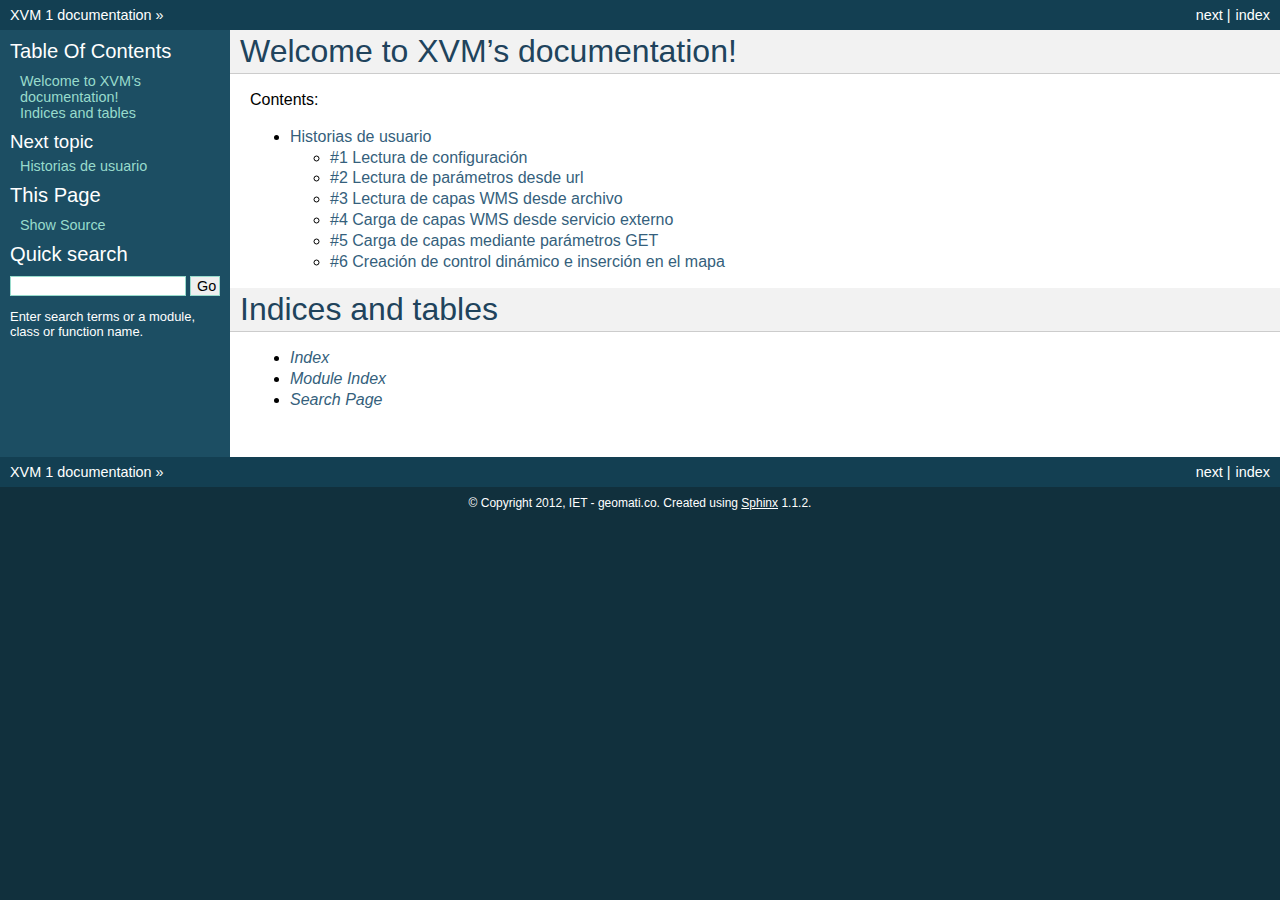
<file: doc/_build/html/index.html>
<!DOCTYPE html PUBLIC "-//W3C//DTD XHTML 1.0 Transitional//EN"
  "http://www.w3.org/TR/xhtml1/DTD/xhtml1-transitional.dtd">


<html xmlns="http://www.w3.org/1999/xhtml">
  <head>
    <meta http-equiv="Content-Type" content="text/html; charset=utf-8" />
    
    <title>Welcome to XVM’s documentation! &mdash; XVM 1 documentation</title>
    
    <link rel="stylesheet" href="_static/default.css" type="text/css" />
    <link rel="stylesheet" href="_static/pygments.css" type="text/css" />
    
    <script type="text/javascript">
      var DOCUMENTATION_OPTIONS = {
        URL_ROOT:    '',
        VERSION:     '1',
        COLLAPSE_INDEX: false,
        FILE_SUFFIX: '.html',
        HAS_SOURCE:  true
      };
    </script>
    <script type="text/javascript" src="_static/jquery.js"></script>
    <script type="text/javascript" src="_static/underscore.js"></script>
    <script type="text/javascript" src="_static/doctools.js"></script>
    <link rel="top" title="XVM 1 documentation" href="#" />
    <link rel="next" title="Historias de usuario" href="users-histories.html" /> 
  </head>
  <body>
    <div class="related">
      <h3>Navigation</h3>
      <ul>
        <li class="right" style="margin-right: 10px">
          <a href="genindex.html" title="General Index"
             accesskey="I">index</a></li>
        <li class="right" >
          <a href="users-histories.html" title="Historias de usuario"
             accesskey="N">next</a> |</li>
        <li><a href="#">XVM 1 documentation</a> &raquo;</li> 
      </ul>
    </div>  

    <div class="document">
      <div class="documentwrapper">
        <div class="bodywrapper">
          <div class="body">
            
  <div class="section" id="welcome-to-xvm-s-documentation">
<h1>Welcome to XVM&#8217;s documentation!<a class="headerlink" href="#welcome-to-xvm-s-documentation" title="Permalink to this headline">¶</a></h1>
<p>Contents:</p>
<div class="toctree-wrapper compound">
<ul>
<li class="toctree-l1"><a class="reference internal" href="users-histories.html">Historias de usuario</a><ul>
<li class="toctree-l2"><a class="reference internal" href="users-histories.html#lectura-de-configuracion">#1 Lectura de configuración</a></li>
<li class="toctree-l2"><a class="reference internal" href="users-histories.html#lectura-de-parametros-desde-url">#2 Lectura de parámetros desde url</a></li>
<li class="toctree-l2"><a class="reference internal" href="users-histories.html#lectura-de-capas-wms-desde-archivo">#3 Lectura de capas WMS desde archivo</a></li>
<li class="toctree-l2"><a class="reference internal" href="users-histories.html#carga-de-capas-wms-desde-servicio-externo">#4 Carga de capas WMS desde servicio externo</a></li>
<li class="toctree-l2"><a class="reference internal" href="users-histories.html#carga-de-capas-mediante-parametros-get">#5 Carga de capas mediante parámetros GET</a></li>
<li class="toctree-l2"><a class="reference internal" href="users-histories.html#creacion-de-control-dinamico-e-insercion-en-el-mapa">#6 Creación de control dinámico e inserción en el mapa</a></li>
</ul>
</li>
</ul>
</div>
</div>
<div class="section" id="indices-and-tables">
<h1>Indices and tables<a class="headerlink" href="#indices-and-tables" title="Permalink to this headline">¶</a></h1>
<ul class="simple">
<li><a class="reference internal" href="genindex.html"><em>Index</em></a></li>
<li><a class="reference internal" href="py-modindex.html"><em>Module Index</em></a></li>
<li><a class="reference internal" href="search.html"><em>Search Page</em></a></li>
</ul>
</div>


          </div>
        </div>
      </div>
      <div class="sphinxsidebar">
        <div class="sphinxsidebarwrapper">
  <h3><a href="#">Table Of Contents</a></h3>
  <ul>
<li><a class="reference internal" href="#">Welcome to XVM&#8217;s documentation!</a><ul>
</ul>
</li>
<li><a class="reference internal" href="#indices-and-tables">Indices and tables</a></li>
</ul>

  <h4>Next topic</h4>
  <p class="topless"><a href="users-histories.html"
                        title="next chapter">Historias de usuario</a></p>
  <h3>This Page</h3>
  <ul class="this-page-menu">
    <li><a href="_sources/index.txt"
           rel="nofollow">Show Source</a></li>
  </ul>
<div id="searchbox" style="display: none">
  <h3>Quick search</h3>
    <form class="search" action="search.html" method="get">
      <input type="text" name="q" />
      <input type="submit" value="Go" />
      <input type="hidden" name="check_keywords" value="yes" />
      <input type="hidden" name="area" value="default" />
    </form>
    <p class="searchtip" style="font-size: 90%">
    Enter search terms or a module, class or function name.
    </p>
</div>
<script type="text/javascript">$('#searchbox').show(0);</script>
        </div>
      </div>
      <div class="clearer"></div>
    </div>
    <div class="related">
      <h3>Navigation</h3>
      <ul>
        <li class="right" style="margin-right: 10px">
          <a href="genindex.html" title="General Index"
             >index</a></li>
        <li class="right" >
          <a href="users-histories.html" title="Historias de usuario"
             >next</a> |</li>
        <li><a href="#">XVM 1 documentation</a> &raquo;</li> 
      </ul>
    </div>
    <div class="footer">
        &copy; Copyright 2012, IET - geomati.co.
      Created using <a href="http://sphinx.pocoo.org/">Sphinx</a> 1.1.2.
    </div>
  </body>
</html>
</file>
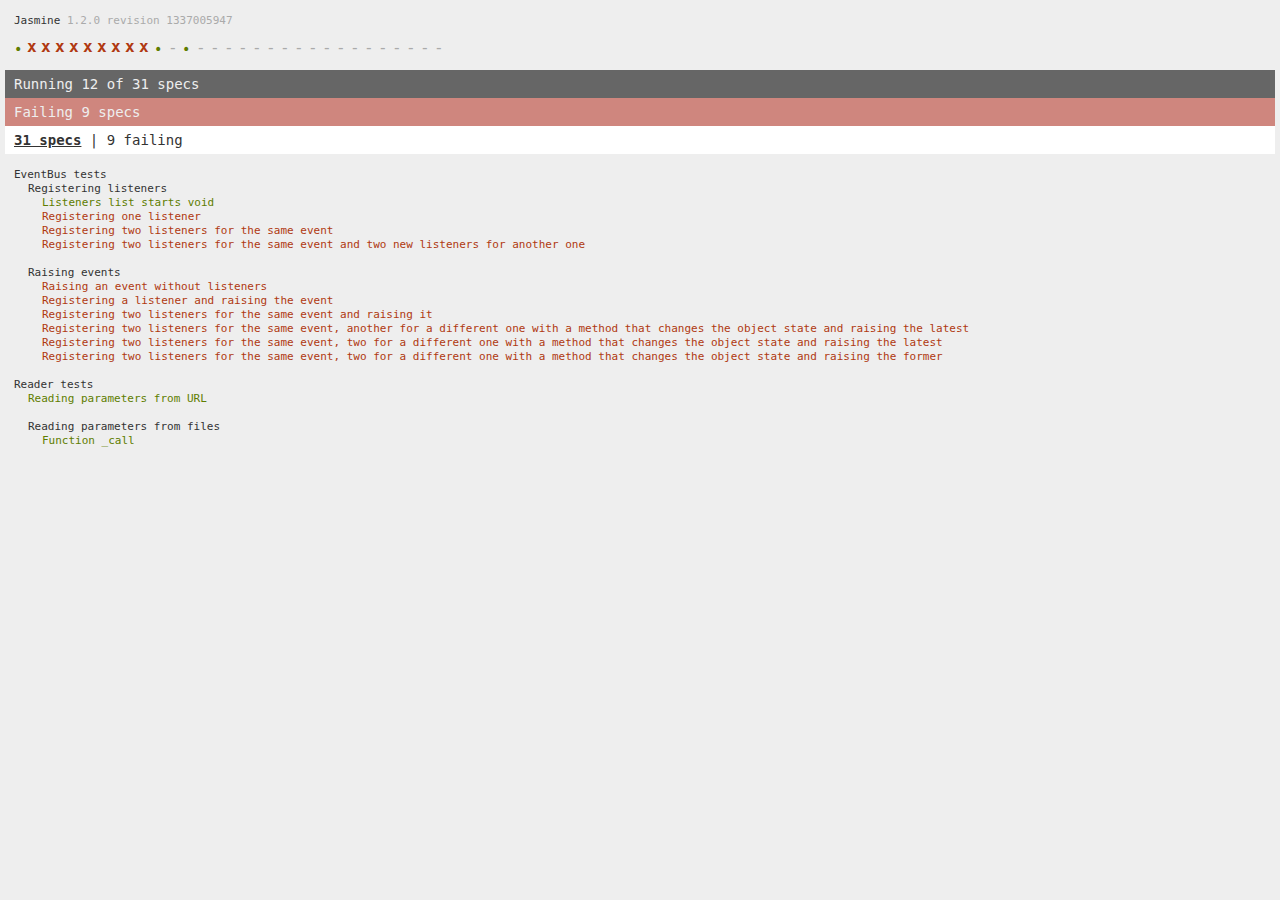
<file: test/SpecRunner.html>
<!DOCTYPE HTML PUBLIC "-//W3C//DTD HTML 4.01 Transitional//EN"
  "http://www.w3.org/TR/html4/loose.dtd">
<html>
<head>

	<meta http-equiv="Content-Type" content="text/html; charset=utf-8"/>
  <title>Jasmine Spec Runner</title>

  <link rel="shortcut icon" type="image/png" href="lib/jasmine-1.2.0/jasmine_favicon.png">
  <link rel="stylesheet" type="text/css" href="lib/jasmine-1.2.0/jasmine.css">
  <script type="text/javascript" src="lib/jasmine-1.2.0/jasmine.js"></script>
  <script type="text/javascript" src="lib/jasmine-1.2.0/jasmine-html.js"></script>
  <script type="text/javascript" src="lib/jasmine-jquery-1.4.2.js"></script>
  
  <!-- include library files here... -->
  <script type="text/javascript" src="../lib/jQuery/jquery-1.8.0.min.js"></script>
  <script type="text/javascript" src="../lib/jQuery/jquery-ui-1.8.18.custom.min.js"></script>
  <script type="text/javascript" src="../lib/jQuery/jquery.i18n.properties-min.js"></script>
  <script type="text/javascript" src="../lib/jQuery/jquery.tmpl.js"></script>
  <script type="text/javascript" src="../lib/Ol/OpenLayers.js"></script>
  <script type="text/javascript" src="../lib/YAML/js-yaml.js"></script>

  <!-- include source files here... -->
  <script type="text/javascript" src="../src/XVM.js"></script>
  <script type="text/javascript" src="../src/Map.js"></script> 
  <script type="text/javascript" src="../src/Class.js"></script>
  <script type="text/javascript" src="../src/Loader/Reader.js"></script>  
  <script type="text/javascript" src="../src/Loader/Config.js"></script>
  <script type="text/javascript" src="../src/Loader/Layers.js"></script>
  <script type="text/javascript" src="../src/Loader/Controls.js"></script>
  <script type="text/javascript" src="../src/Event/EventBus.js"></script>
  <script type="text/javascript" src="../src/XVMUtils.js"></script>
  
  <!-- include control source files --> 
  <script type="text/javascript" src="../src/Control/Control.js"></script>
  <script type="text/javascript" src="../src/Control/ControlLoader.js"></script>
  <script type="text/javascript" src="../src/Control/MousePosition/MousePosition.js"></script>
  <script type="text/javascript" src="../src/Control/FeatureInfo/FeatureInfo.js"></script>
  <script type="text/javascript" src="../src/Control/WFSLayer/WFSLayer.js"></script>
  
  <!-- auxiliary files-->
  <script type="text/javascript" src="spec/aux/ControlFake.js"></script>


  <!-- include spec files here -->
  <script type="text/javascript" src="spec/SpecEventBus.js"></script>
  <script type="text/javascript" src="spec/SpecReader.js"></script>
  <script type="text/javascript" src="spec/SpecConfig.js"></script>
  <script type="text/javascript" src="spec/SpecControl.js"></script>
  <script type="text/javascript" src="spec/SpecControls.js"></script>
  <script type="text/javascript" src="spec/SpecControlLoader.js"></script>
  <script type="text/javascript" src="spec/SpecLayers.js"></script>
  <script type="text/javascript" src="spec/SpecMap.js"></script>
  
  <!-- include Control tests -->
  <!-- <script type="text/javascript" src="spec/Control/SpecMousePosition.js"></script>
  <script type="text/javascript" src="spec/Control/SpecWFSLayer.js"></script> -->
  <script type="text/javascript" src="spec/Control/SpecFeatureInfo.js"></script>

  <script type="text/javascript">
    (function() {
      var jasmineEnv = jasmine.getEnv();
      jasmineEnv.updateInterval = 1000;

      var htmlReporter = new jasmine.HtmlReporter();

      jasmineEnv.addReporter(htmlReporter);

      jasmineEnv.specFilter = function(spec) {
        return htmlReporter.specFilter(spec);
      };

      var currentWindowOnload = window.onload;

      window.onload = function() {
        if (currentWindowOnload) {
          currentWindowOnload();
        }
        execJasmine();
      };

      function execJasmine() {
        jasmineEnv.execute();
      }

    })();
  </script>

</head>

<body>
</body>
</html>
</file>
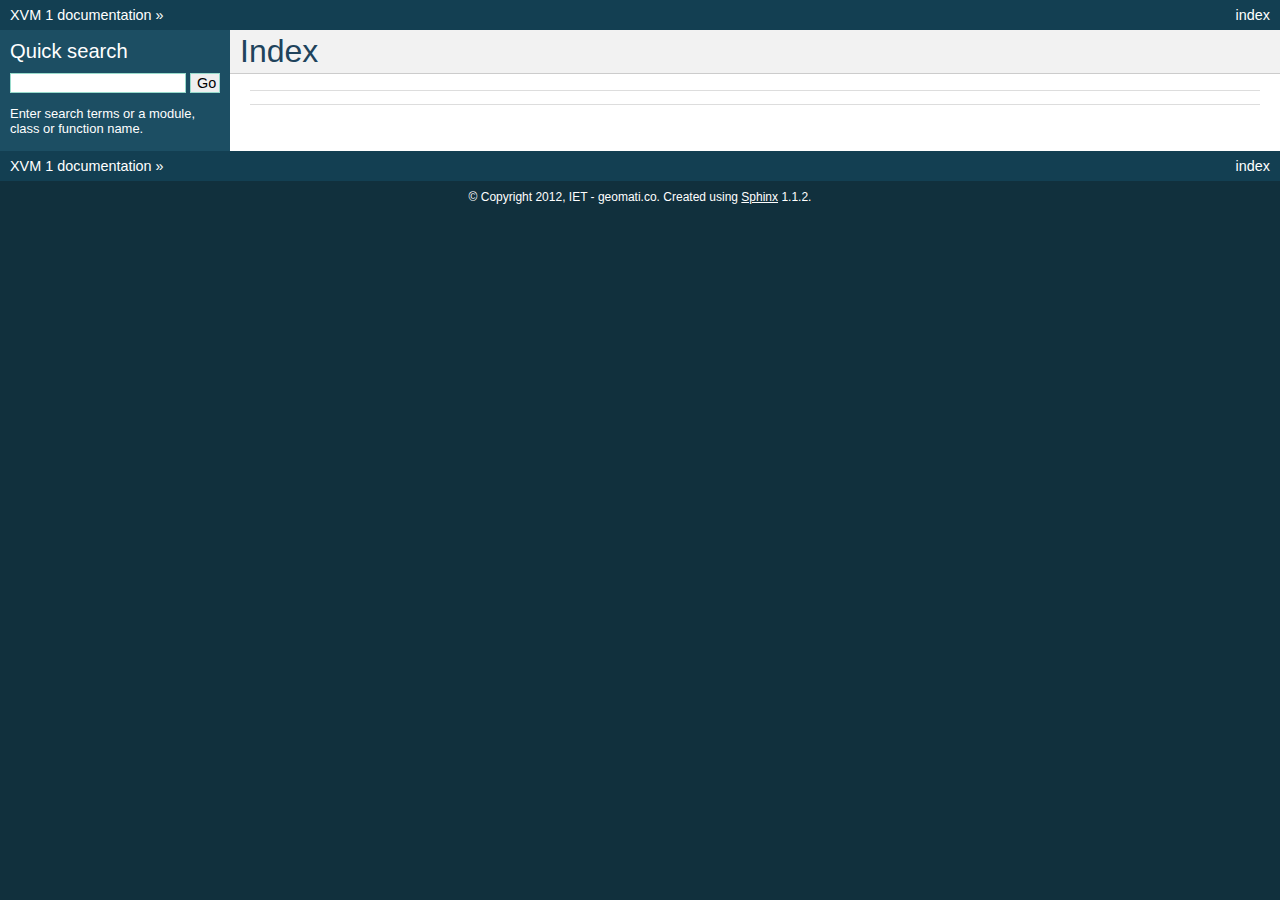
<file: doc/_build/html/genindex.html>
<!DOCTYPE html PUBLIC "-//W3C//DTD XHTML 1.0 Transitional//EN"
  "http://www.w3.org/TR/xhtml1/DTD/xhtml1-transitional.dtd">


<html xmlns="http://www.w3.org/1999/xhtml">
  <head>
    <meta http-equiv="Content-Type" content="text/html; charset=utf-8" />
    
    <title>Index &mdash; XVM 1 documentation</title>
    
    <link rel="stylesheet" href="_static/default.css" type="text/css" />
    <link rel="stylesheet" href="_static/pygments.css" type="text/css" />
    
    <script type="text/javascript">
      var DOCUMENTATION_OPTIONS = {
        URL_ROOT:    '',
        VERSION:     '1',
        COLLAPSE_INDEX: false,
        FILE_SUFFIX: '.html',
        HAS_SOURCE:  true
      };
    </script>
    <script type="text/javascript" src="_static/jquery.js"></script>
    <script type="text/javascript" src="_static/underscore.js"></script>
    <script type="text/javascript" src="_static/doctools.js"></script>
    <link rel="top" title="XVM 1 documentation" href="index.html" /> 
  </head>
  <body>
    <div class="related">
      <h3>Navigation</h3>
      <ul>
        <li class="right" style="margin-right: 10px">
          <a href="#" title="General Index"
             accesskey="I">index</a></li>
        <li><a href="index.html">XVM 1 documentation</a> &raquo;</li> 
      </ul>
    </div>  

    <div class="document">
      <div class="documentwrapper">
        <div class="bodywrapper">
          <div class="body">
            

<h1 id="index">Index</h1>

<div class="genindex-jumpbox">
 
</div>


          </div>
        </div>
      </div>
      <div class="sphinxsidebar">
        <div class="sphinxsidebarwrapper">

   

<div id="searchbox" style="display: none">
  <h3>Quick search</h3>
    <form class="search" action="search.html" method="get">
      <input type="text" name="q" />
      <input type="submit" value="Go" />
      <input type="hidden" name="check_keywords" value="yes" />
      <input type="hidden" name="area" value="default" />
    </form>
    <p class="searchtip" style="font-size: 90%">
    Enter search terms or a module, class or function name.
    </p>
</div>
<script type="text/javascript">$('#searchbox').show(0);</script>
        </div>
      </div>
      <div class="clearer"></div>
    </div>
    <div class="related">
      <h3>Navigation</h3>
      <ul>
        <li class="right" style="margin-right: 10px">
          <a href="#" title="General Index"
             >index</a></li>
        <li><a href="index.html">XVM 1 documentation</a> &raquo;</li> 
      </ul>
    </div>
    <div class="footer">
        &copy; Copyright 2012, IET - geomati.co.
      Created using <a href="http://sphinx.pocoo.org/">Sphinx</a> 1.1.2.
    </div>
  </body>
</html>
</file>
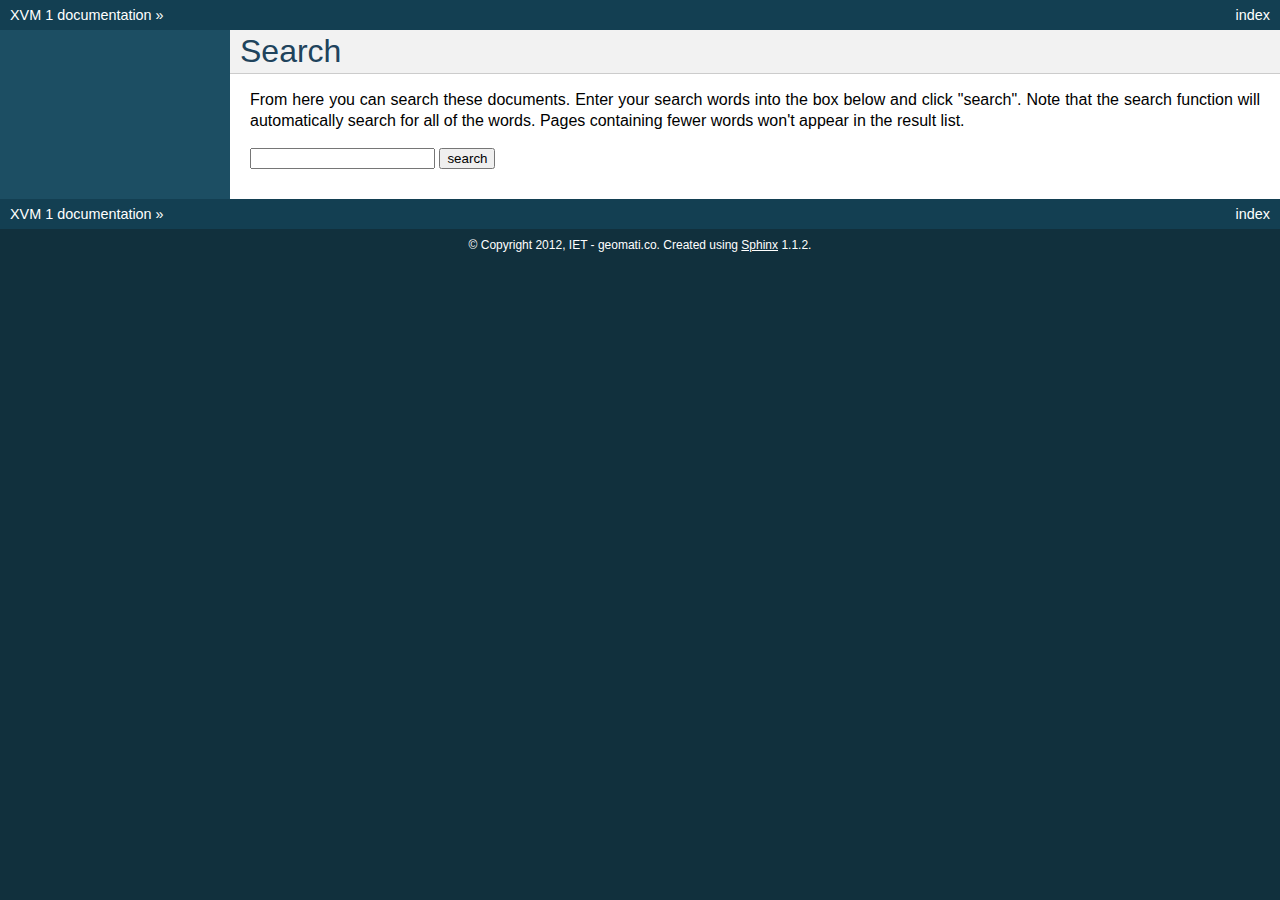
<file: doc/_build/html/search.html>
<!DOCTYPE html PUBLIC "-//W3C//DTD XHTML 1.0 Transitional//EN"
  "http://www.w3.org/TR/xhtml1/DTD/xhtml1-transitional.dtd">


<html xmlns="http://www.w3.org/1999/xhtml">
  <head>
    <meta http-equiv="Content-Type" content="text/html; charset=utf-8" />
    
    <title>Search &mdash; XVM 1 documentation</title>
    
    <link rel="stylesheet" href="_static/default.css" type="text/css" />
    <link rel="stylesheet" href="_static/pygments.css" type="text/css" />
    
    <script type="text/javascript">
      var DOCUMENTATION_OPTIONS = {
        URL_ROOT:    '',
        VERSION:     '1',
        COLLAPSE_INDEX: false,
        FILE_SUFFIX: '.html',
        HAS_SOURCE:  true
      };
    </script>
    <script type="text/javascript" src="_static/jquery.js"></script>
    <script type="text/javascript" src="_static/underscore.js"></script>
    <script type="text/javascript" src="_static/doctools.js"></script>
    <script type="text/javascript" src="_static/searchtools.js"></script>
    <link rel="top" title="XVM 1 documentation" href="index.html" />
  <script type="text/javascript">
    jQuery(function() { Search.loadIndex("searchindex.js"); });
  </script>
   

  </head>
  <body>
    <div class="related">
      <h3>Navigation</h3>
      <ul>
        <li class="right" style="margin-right: 10px">
          <a href="genindex.html" title="General Index"
             accesskey="I">index</a></li>
        <li><a href="index.html">XVM 1 documentation</a> &raquo;</li> 
      </ul>
    </div>  

    <div class="document">
      <div class="documentwrapper">
        <div class="bodywrapper">
          <div class="body">
            
  <h1 id="search-documentation">Search</h1>
  <div id="fallback" class="admonition warning">
  <script type="text/javascript">$('#fallback').hide();</script>
  <p>
    Please activate JavaScript to enable the search
    functionality.
  </p>
  </div>
  <p>
    From here you can search these documents. Enter your search
    words into the box below and click "search". Note that the search
    function will automatically search for all of the words. Pages
    containing fewer words won't appear in the result list.
  </p>
  <form action="" method="get">
    <input type="text" name="q" value="" />
    <input type="submit" value="search" />
    <span id="search-progress" style="padding-left: 10px"></span>
  </form>
  
  <div id="search-results">
  
  </div>

          </div>
        </div>
      </div>
      <div class="sphinxsidebar">
        <div class="sphinxsidebarwrapper">
        </div>
      </div>
      <div class="clearer"></div>
    </div>
    <div class="related">
      <h3>Navigation</h3>
      <ul>
        <li class="right" style="margin-right: 10px">
          <a href="genindex.html" title="General Index"
             >index</a></li>
        <li><a href="index.html">XVM 1 documentation</a> &raquo;</li> 
      </ul>
    </div>
    <div class="footer">
        &copy; Copyright 2012, IET - geomati.co.
      Created using <a href="http://sphinx.pocoo.org/">Sphinx</a> 1.1.2.
    </div>
  </body>
</html>
</file>
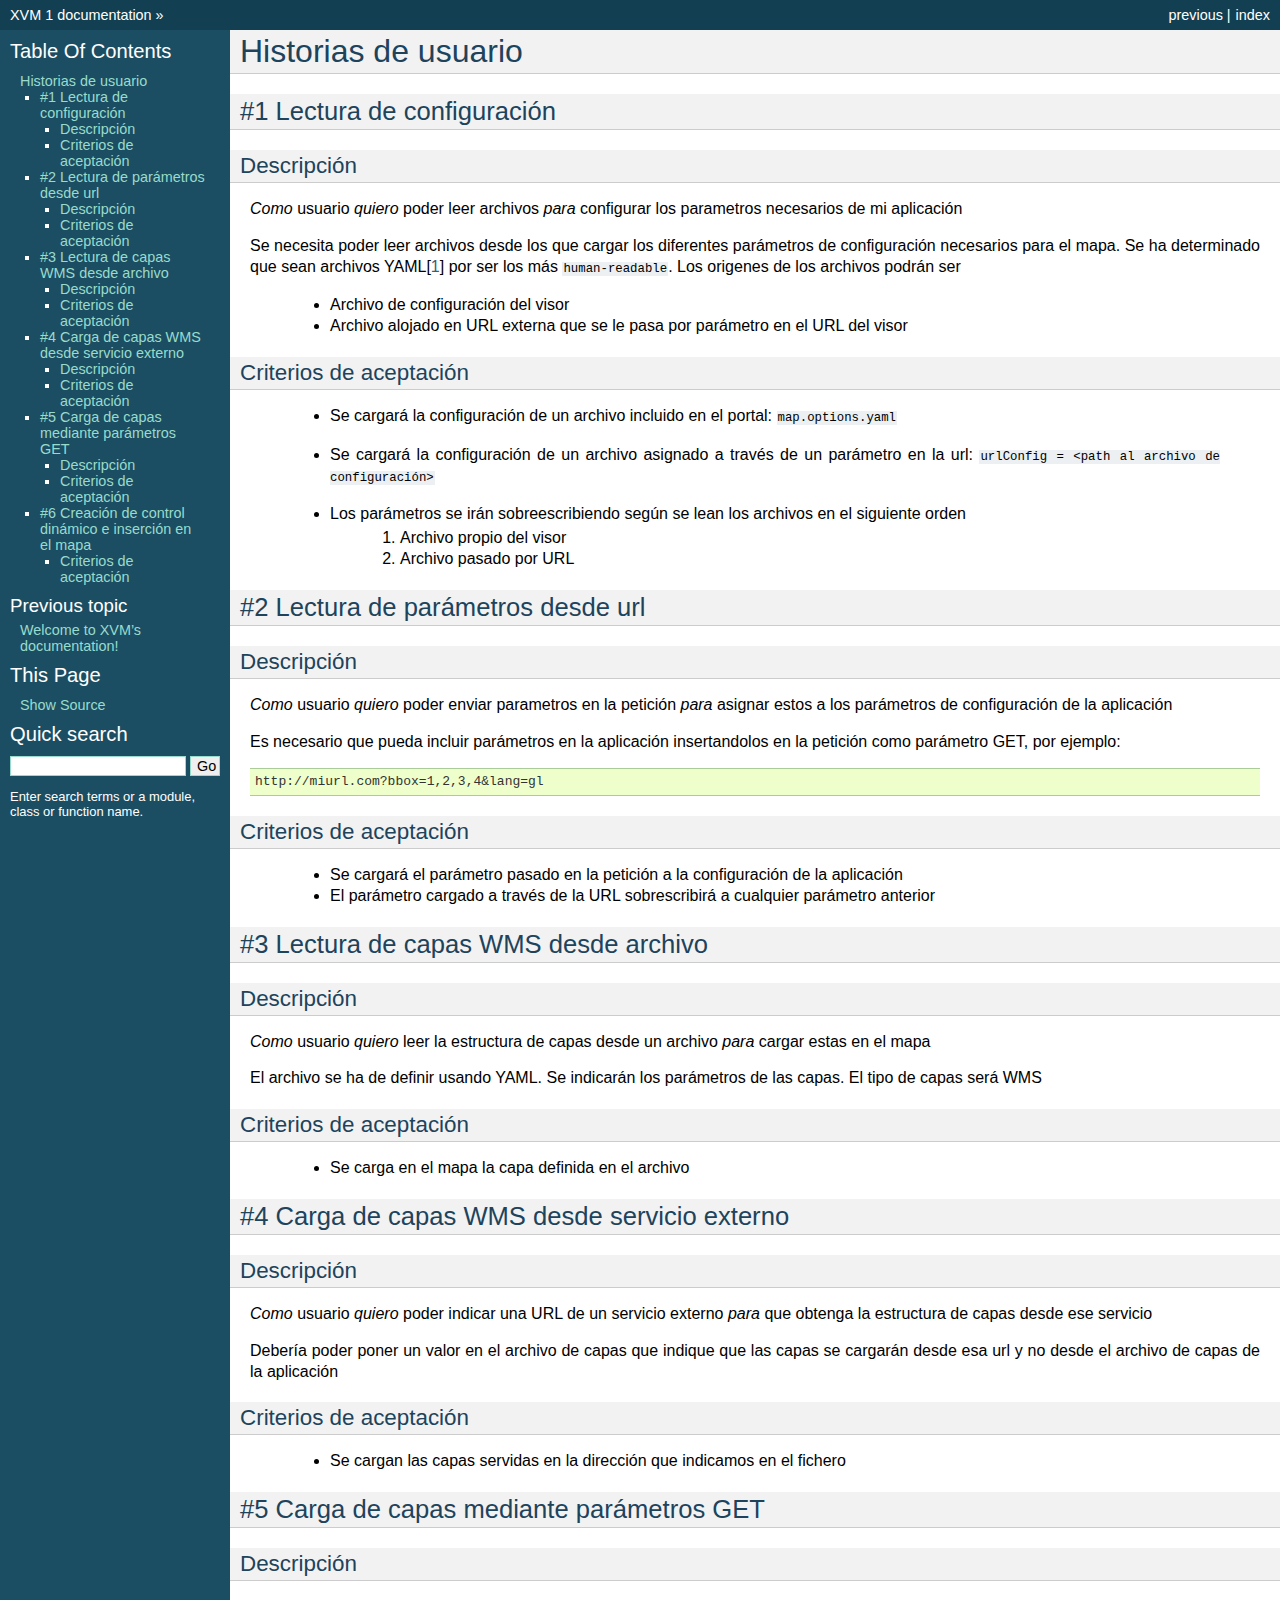
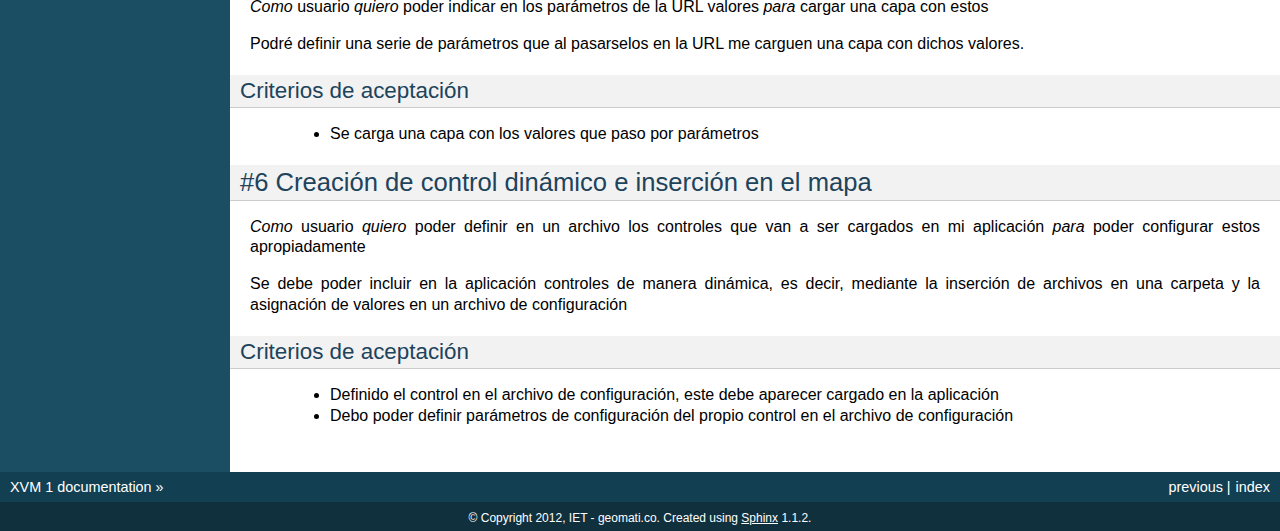
<file: doc/_build/html/users-histories.html>
<!DOCTYPE html PUBLIC "-//W3C//DTD XHTML 1.0 Transitional//EN"
  "http://www.w3.org/TR/xhtml1/DTD/xhtml1-transitional.dtd">


<html xmlns="http://www.w3.org/1999/xhtml">
  <head>
    <meta http-equiv="Content-Type" content="text/html; charset=utf-8" />
    
    <title>Historias de usuario &mdash; XVM 1 documentation</title>
    
    <link rel="stylesheet" href="_static/default.css" type="text/css" />
    <link rel="stylesheet" href="_static/pygments.css" type="text/css" />
    
    <script type="text/javascript">
      var DOCUMENTATION_OPTIONS = {
        URL_ROOT:    '',
        VERSION:     '1',
        COLLAPSE_INDEX: false,
        FILE_SUFFIX: '.html',
        HAS_SOURCE:  true
      };
    </script>
    <script type="text/javascript" src="_static/jquery.js"></script>
    <script type="text/javascript" src="_static/underscore.js"></script>
    <script type="text/javascript" src="_static/doctools.js"></script>
    <link rel="top" title="XVM 1 documentation" href="index.html" />
    <link rel="prev" title="Welcome to XVM’s documentation!" href="index.html" /> 
  </head>
  <body>
    <div class="related">
      <h3>Navigation</h3>
      <ul>
        <li class="right" style="margin-right: 10px">
          <a href="genindex.html" title="General Index"
             accesskey="I">index</a></li>
        <li class="right" >
          <a href="index.html" title="Welcome to XVM’s documentation!"
             accesskey="P">previous</a> |</li>
        <li><a href="index.html">XVM 1 documentation</a> &raquo;</li> 
      </ul>
    </div>  

    <div class="document">
      <div class="documentwrapper">
        <div class="bodywrapper">
          <div class="body">
            
  <div class="section" id="historias-de-usuario">
<h1>Historias de usuario<a class="headerlink" href="#historias-de-usuario" title="Permalink to this headline">¶</a></h1>
<div class="section" id="lectura-de-configuracion">
<h2>#1 Lectura de configuración<a class="headerlink" href="#lectura-de-configuracion" title="Permalink to this headline">¶</a></h2>
<div class="section" id="descripcion">
<h3>Descripción<a class="headerlink" href="#descripcion" title="Permalink to this headline">¶</a></h3>
<p><em>Como</em> usuario <em>quiero</em> poder leer archivos <em>para</em> configurar los parametros necesarios de mi aplicación</p>
<p>Se necesita poder leer archivos desde los que cargar los diferentes parámetros de configuración necesarios para el mapa. Se ha determinado que sean archivos YAML[<a class="reference external" href="http://www.yaml.org/">1</a>] por ser los más <tt class="docutils literal"><span class="pre">human-readable</span></tt>. Los origenes de los archivos podrán ser</p>
<blockquote>
<div><ul class="simple">
<li>Archivo de configuración del visor</li>
<li>Archivo alojado en URL externa que se le pasa por parámetro en el URL del visor</li>
</ul>
</div></blockquote>
</div>
<div class="section" id="criterios-de-aceptacion">
<h3>Criterios de aceptación<a class="headerlink" href="#criterios-de-aceptacion" title="Permalink to this headline">¶</a></h3>
<blockquote>
<div><ul>
<li><p class="first">Se cargará la configuración de un archivo incluido en el portal: <tt class="docutils literal"><span class="pre">map.options.yaml</span></tt></p>
</li>
<li><p class="first">Se cargará la configuración de un archivo asignado a través de un parámetro en la url: <tt class="docutils literal"><span class="pre">urlConfig</span> <span class="pre">=</span> <span class="pre">&lt;path</span> <span class="pre">al</span> <span class="pre">archivo</span> <span class="pre">de</span> <span class="pre">configuración&gt;</span></tt></p>
</li>
<li><dl class="first docutils">
<dt>Los parámetros se irán sobreescribiendo según se lean los archivos en el siguiente orden</dt>
<dd><ol class="first last arabic simple">
<li>Archivo propio del visor</li>
<li>Archivo pasado por URL</li>
</ol>
</dd>
</dl>
</li>
</ul>
</div></blockquote>
</div>
</div>
<div class="section" id="lectura-de-parametros-desde-url">
<h2>#2 Lectura de parámetros desde url<a class="headerlink" href="#lectura-de-parametros-desde-url" title="Permalink to this headline">¶</a></h2>
<div class="section" id="id1">
<h3>Descripción<a class="headerlink" href="#id1" title="Permalink to this headline">¶</a></h3>
<p><em>Como</em> usuario <em>quiero</em> poder enviar parametros en la petición <em>para</em> asignar estos a los parámetros de configuración de la aplicación</p>
<p>Es necesario que pueda incluir parámetros en la aplicación insertandolos en la petición como parámetro GET, por ejemplo:</p>
<div class="highlight-python"><pre>http://miurl.com?bbox=1,2,3,4&amp;lang=gl</pre>
</div>
</div>
<div class="section" id="id2">
<h3>Criterios de aceptación<a class="headerlink" href="#id2" title="Permalink to this headline">¶</a></h3>
<blockquote>
<div><ul class="simple">
<li>Se cargará el parámetro pasado en la petición a la configuración de la aplicación</li>
<li>El parámetro cargado a través de la URL sobrescribirá a cualquier parámetro anterior</li>
</ul>
</div></blockquote>
</div>
</div>
<div class="section" id="lectura-de-capas-wms-desde-archivo">
<h2>#3 Lectura de capas WMS desde archivo<a class="headerlink" href="#lectura-de-capas-wms-desde-archivo" title="Permalink to this headline">¶</a></h2>
<div class="section" id="id3">
<h3>Descripción<a class="headerlink" href="#id3" title="Permalink to this headline">¶</a></h3>
<p><em>Como</em> usuario <em>quiero</em> leer la estructura de capas desde un archivo <em>para</em> cargar estas en el mapa</p>
<p>El archivo se ha de definir usando YAML. Se indicarán los parámetros de las capas. El tipo de capas
será WMS</p>
</div>
<div class="section" id="id4">
<h3>Criterios de aceptación<a class="headerlink" href="#id4" title="Permalink to this headline">¶</a></h3>
<blockquote>
<div><ul class="simple">
<li>Se carga en el mapa la capa definida en el archivo</li>
</ul>
</div></blockquote>
</div>
</div>
<div class="section" id="carga-de-capas-wms-desde-servicio-externo">
<h2>#4 Carga de capas WMS desde servicio externo<a class="headerlink" href="#carga-de-capas-wms-desde-servicio-externo" title="Permalink to this headline">¶</a></h2>
<div class="section" id="id5">
<h3>Descripción<a class="headerlink" href="#id5" title="Permalink to this headline">¶</a></h3>
<p><em>Como</em> usuario <em>quiero</em> poder indicar una URL de un servicio externo <em>para</em> que obtenga la estructura de capas desde ese servicio</p>
<p>Debería poder poner un valor en el archivo de capas que indique que las capas se cargarán desde esa url y no desde el archivo de capas de la aplicación</p>
</div>
<div class="section" id="id6">
<h3>Criterios de aceptación<a class="headerlink" href="#id6" title="Permalink to this headline">¶</a></h3>
<blockquote>
<div><ul class="simple">
<li>Se cargan las capas servidas en la dirección que indicamos en el fichero</li>
</ul>
</div></blockquote>
</div>
</div>
<div class="section" id="carga-de-capas-mediante-parametros-get">
<h2>#5 Carga de capas mediante parámetros GET<a class="headerlink" href="#carga-de-capas-mediante-parametros-get" title="Permalink to this headline">¶</a></h2>
<div class="section" id="id7">
<h3>Descripción<a class="headerlink" href="#id7" title="Permalink to this headline">¶</a></h3>
<p><em>Como</em> usuario <em>quiero</em> poder indicar en los parámetros de la URL valores <em>para</em> cargar una capa con estos</p>
<p>Podré definir una serie de parámetros que al pasarselos en la URL me carguen una capa con dichos valores.</p>
</div>
<div class="section" id="id8">
<h3>Criterios de aceptación<a class="headerlink" href="#id8" title="Permalink to this headline">¶</a></h3>
<blockquote>
<div><ul class="simple">
<li>Se carga una capa con los valores que paso por parámetros</li>
</ul>
</div></blockquote>
</div>
</div>
<div class="section" id="creacion-de-control-dinamico-e-insercion-en-el-mapa">
<h2>#6 Creación de control dinámico e inserción en el mapa<a class="headerlink" href="#creacion-de-control-dinamico-e-insercion-en-el-mapa" title="Permalink to this headline">¶</a></h2>
<p><em>Como</em> usuario <em>quiero</em> poder definir en un archivo los controles que van a ser cargados en mi aplicación <em>para</em> poder configurar estos apropiadamente</p>
<p>Se debe poder incluir en la aplicación controles de manera dinámica, es decir, mediante la inserción de archivos en una carpeta y la asignación de valores en un archivo de configuración</p>
<div class="section" id="id9">
<h3>Criterios de aceptación<a class="headerlink" href="#id9" title="Permalink to this headline">¶</a></h3>
<blockquote>
<div><ul class="simple">
<li>Definido el control en el archivo de configuración, este debe aparecer cargado en la aplicación</li>
<li>Debo poder definir parámetros de configuración del propio control en el archivo de configuración</li>
</ul>
</div></blockquote>
</div>
</div>
</div>


          </div>
        </div>
      </div>
      <div class="sphinxsidebar">
        <div class="sphinxsidebarwrapper">
  <h3><a href="index.html">Table Of Contents</a></h3>
  <ul>
<li><a class="reference internal" href="#">Historias de usuario</a><ul>
<li><a class="reference internal" href="#lectura-de-configuracion">#1 Lectura de configuración</a><ul>
<li><a class="reference internal" href="#descripcion">Descripción</a></li>
<li><a class="reference internal" href="#criterios-de-aceptacion">Criterios de aceptación</a></li>
</ul>
</li>
<li><a class="reference internal" href="#lectura-de-parametros-desde-url">#2 Lectura de parámetros desde url</a><ul>
<li><a class="reference internal" href="#id1">Descripción</a></li>
<li><a class="reference internal" href="#id2">Criterios de aceptación</a></li>
</ul>
</li>
<li><a class="reference internal" href="#lectura-de-capas-wms-desde-archivo">#3 Lectura de capas WMS desde archivo</a><ul>
<li><a class="reference internal" href="#id3">Descripción</a></li>
<li><a class="reference internal" href="#id4">Criterios de aceptación</a></li>
</ul>
</li>
<li><a class="reference internal" href="#carga-de-capas-wms-desde-servicio-externo">#4 Carga de capas WMS desde servicio externo</a><ul>
<li><a class="reference internal" href="#id5">Descripción</a></li>
<li><a class="reference internal" href="#id6">Criterios de aceptación</a></li>
</ul>
</li>
<li><a class="reference internal" href="#carga-de-capas-mediante-parametros-get">#5 Carga de capas mediante parámetros GET</a><ul>
<li><a class="reference internal" href="#id7">Descripción</a></li>
<li><a class="reference internal" href="#id8">Criterios de aceptación</a></li>
</ul>
</li>
<li><a class="reference internal" href="#creacion-de-control-dinamico-e-insercion-en-el-mapa">#6 Creación de control dinámico e inserción en el mapa</a><ul>
<li><a class="reference internal" href="#id9">Criterios de aceptación</a></li>
</ul>
</li>
</ul>
</li>
</ul>

  <h4>Previous topic</h4>
  <p class="topless"><a href="index.html"
                        title="previous chapter">Welcome to XVM&#8217;s documentation!</a></p>
  <h3>This Page</h3>
  <ul class="this-page-menu">
    <li><a href="_sources/users-histories.txt"
           rel="nofollow">Show Source</a></li>
  </ul>
<div id="searchbox" style="display: none">
  <h3>Quick search</h3>
    <form class="search" action="search.html" method="get">
      <input type="text" name="q" />
      <input type="submit" value="Go" />
      <input type="hidden" name="check_keywords" value="yes" />
      <input type="hidden" name="area" value="default" />
    </form>
    <p class="searchtip" style="font-size: 90%">
    Enter search terms or a module, class or function name.
    </p>
</div>
<script type="text/javascript">$('#searchbox').show(0);</script>
        </div>
      </div>
      <div class="clearer"></div>
    </div>
    <div class="related">
      <h3>Navigation</h3>
      <ul>
        <li class="right" style="margin-right: 10px">
          <a href="genindex.html" title="General Index"
             >index</a></li>
        <li class="right" >
          <a href="index.html" title="Welcome to XVM’s documentation!"
             >previous</a> |</li>
        <li><a href="index.html">XVM 1 documentation</a> &raquo;</li> 
      </ul>
    </div>
    <div class="footer">
        &copy; Copyright 2012, IET - geomati.co.
      Created using <a href="http://sphinx.pocoo.org/">Sphinx</a> 1.1.2.
    </div>
  </body>
</html>
</file>
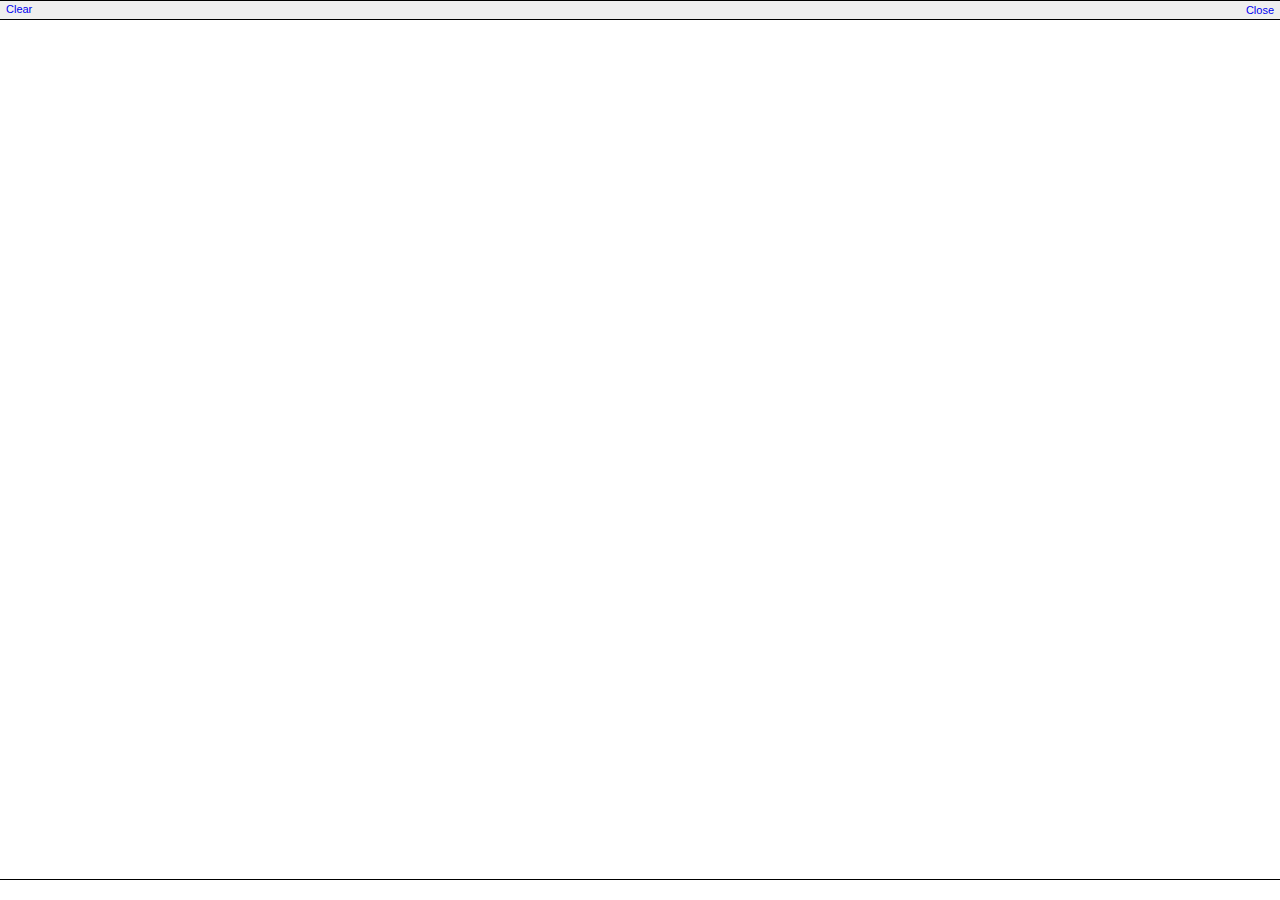
<file: lib/Ol/lib/Firebug/firebug.html>
<!DOCTYPE html PUBLIC "-//W3C//DTD XHTML 1.0 Strict//EN"
         "http://www.w3.org/TR/xhtml1/DTD/xhtml1-strict.dtd">

<html xmlns="http://www.w3.org/1999/xhtml">

<head>
    <title>Firebug</title>
    <link rel="stylesheet" type="text/css" href="firebug.css">
</head>

<body>
    <div id="toolbar" class="toolbar">
        <a href="#" onclick="parent.console.clear()">Clear</a>
        <span class="toolbarRight">
            <a href="#" onclick="parent.console.close()">Close</a>
        </span>
    </div>
    <div id="log"></div>
    <input type="text" id="commandLine">
    
    <script>parent.onFirebugReady(document);</script>
</body>
</html>
</file>
<file: doc/_build/html/_static/default.css>
/*
 * default.css_t
 * ~~~~~~~~~~~~~
 *
 * Sphinx stylesheet -- default theme.
 *
 * :copyright: Copyright 2007-2011 by the Sphinx team, see AUTHORS.
 * :license: BSD, see LICENSE for details.
 *
 */

@import url("basic.css");

/* -- page layout ----------------------------------------------------------- */

body {
    font-family: sans-serif;
    font-size: 100%;
    background-color: #11303d;
    color: #000;
    margin: 0;
    padding: 0;
}

div.document {
    background-color: #1c4e63;
}

div.documentwrapper {
    float: left;
    width: 100%;
}

div.bodywrapper {
    margin: 0 0 0 230px;
}

div.body {
    background-color: #ffffff;
    color: #000000;
    padding: 0 20px 30px 20px;
}

div.footer {
    color: #ffffff;
    width: 100%;
    padding: 9px 0 9px 0;
    text-align: center;
    font-size: 75%;
}

div.footer a {
    color: #ffffff;
    text-decoration: underline;
}

div.related {
    background-color: #133f52;
    line-height: 30px;
    color: #ffffff;
}

div.related a {
    color: #ffffff;
}

div.sphinxsidebar {
}

div.sphinxsidebar h3 {
    font-family: 'Trebuchet MS', sans-serif;
    color: #ffffff;
    font-size: 1.4em;
    font-weight: normal;
    margin: 0;
    padding: 0;
}

div.sphinxsidebar h3 a {
    color: #ffffff;
}

div.sphinxsidebar h4 {
    font-family: 'Trebuchet MS', sans-serif;
    color: #ffffff;
    font-size: 1.3em;
    font-weight: normal;
    margin: 5px 0 0 0;
    padding: 0;
}

div.sphinxsidebar p {
    color: #ffffff;
}

div.sphinxsidebar p.topless {
    margin: 5px 10px 10px 10px;
}

div.sphinxsidebar ul {
    margin: 10px;
    padding: 0;
    color: #ffffff;
}

div.sphinxsidebar a {
    color: #98dbcc;
}

div.sphinxsidebar input {
    border: 1px solid #98dbcc;
    font-family: sans-serif;
    font-size: 1em;
}



/* -- hyperlink styles ------------------------------------------------------ */

a {
    color: #355f7c;
    text-decoration: none;
}

a:visited {
    color: #355f7c;
    text-decoration: none;
}

a:hover {
    text-decoration: underline;
}



/* -- body styles ----------------------------------------------------------- */

div.body h1,
div.body h2,
div.body h3,
div.body h4,
div.body h5,
div.body h6 {
    font-family: 'Trebuchet MS', sans-serif;
    background-color: #f2f2f2;
    font-weight: normal;
    color: #20435c;
    border-bottom: 1px solid #ccc;
    margin: 20px -20px 10px -20px;
    padding: 3px 0 3px 10px;
}

div.body h1 { margin-top: 0; font-size: 200%; }
div.body h2 { font-size: 160%; }
div.body h3 { font-size: 140%; }
div.body h4 { font-size: 120%; }
div.body h5 { font-size: 110%; }
div.body h6 { font-size: 100%; }

a.headerlink {
    color: #c60f0f;
    font-size: 0.8em;
    padding: 0 4px 0 4px;
    text-decoration: none;
}

a.headerlink:hover {
    background-color: #c60f0f;
    color: white;
}

div.body p, div.body dd, div.body li {
    text-align: justify;
    line-height: 130%;
}

div.admonition p.admonition-title + p {
    display: inline;
}

div.admonition p {
    margin-bottom: 5px;
}

div.admonition pre {
    margin-bottom: 5px;
}

div.admonition ul, div.admonition ol {
    margin-bottom: 5px;
}

div.note {
    background-color: #eee;
    border: 1px solid #ccc;
}

div.seealso {
    background-color: #ffc;
    border: 1px solid #ff6;
}

div.topic {
    background-color: #eee;
}

div.warning {
    background-color: #ffe4e4;
    border: 1px solid #f66;
}

p.admonition-title {
    display: inline;
}

p.admonition-title:after {
    content: ":";
}

pre {
    padding: 5px;
    background-color: #eeffcc;
    color: #333333;
    line-height: 120%;
    border: 1px solid #ac9;
    border-left: none;
    border-right: none;
}

tt {
    background-color: #ecf0f3;
    padding: 0 1px 0 1px;
    font-size: 0.95em;
}

th {
    background-color: #ede;
}

.warning tt {
    background: #efc2c2;
}

.note tt {
    background: #d6d6d6;
}

.viewcode-back {
    font-family: sans-serif;
}

div.viewcode-block:target {
    background-color: #f4debf;
    border-top: 1px solid #ac9;
    border-bottom: 1px solid #ac9;
}
</file>
<file: doc/_build/html/_static/pygments.css>
.highlight .hll { background-color: #ffffcc }
.highlight  { background: #eeffcc; }
.highlight .c { color: #408090; font-style: italic } /* Comment */
.highlight .err { border: 1px solid #FF0000 } /* Error */
.highlight .k { color: #007020; font-weight: bold } /* Keyword */
.highlight .o { color: #666666 } /* Operator */
.highlight .cm { color: #408090; font-style: italic } /* Comment.Multiline */
.highlight .cp { color: #007020 } /* Comment.Preproc */
.highlight .c1 { color: #408090; font-style: italic } /* Comment.Single */
.highlight .cs { color: #408090; background-color: #fff0f0 } /* Comment.Special */
.highlight .gd { color: #A00000 } /* Generic.Deleted */
.highlight .ge { font-style: italic } /* Generic.Emph */
.highlight .gr { color: #FF0000 } /* Generic.Error */
.highlight .gh { color: #000080; font-weight: bold } /* Generic.Heading */
.highlight .gi { color: #00A000 } /* Generic.Inserted */
.highlight .go { color: #303030 } /* Generic.Output */
.highlight .gp { color: #c65d09; font-weight: bold } /* Generic.Prompt */
.highlight .gs { font-weight: bold } /* Generic.Strong */
.highlight .gu { color: #800080; font-weight: bold } /* Generic.Subheading */
.highlight .gt { color: #0040D0 } /* Generic.Traceback */
.highlight .kc { color: #007020; font-weight: bold } /* Keyword.Constant */
.highlight .kd { color: #007020; font-weight: bold } /* Keyword.Declaration */
.highlight .kn { color: #007020; font-weight: bold } /* Keyword.Namespace */
.highlight .kp { color: #007020 } /* Keyword.Pseudo */
.highlight .kr { color: #007020; font-weight: bold } /* Keyword.Reserved */
.highlight .kt { color: #902000 } /* Keyword.Type */
.highlight .m { color: #208050 } /* Literal.Number */
.highlight .s { color: #4070a0 } /* Literal.String */
.highlight .na { color: #4070a0 } /* Name.Attribute */
.highlight .nb { color: #007020 } /* Name.Builtin */
.highlight .nc { color: #0e84b5; font-weight: bold } /* Name.Class */
.highlight .no { color: #60add5 } /* Name.Constant */
.highlight .nd { color: #555555; font-weight: bold } /* Name.Decorator */
.highlight .ni { color: #d55537; font-weight: bold } /* Name.Entity */
.highlight .ne { color: #007020 } /* Name.Exception */
.highlight .nf { color: #06287e } /* Name.Function */
.highlight .nl { color: #002070; font-weight: bold } /* Name.Label */
.highlight .nn { color: #0e84b5; font-weight: bold } /* Name.Namespace */
.highlight .nt { color: #062873; font-weight: bold } /* Name.Tag */
.highlight .nv { color: #bb60d5 } /* Name.Variable */
.highlight .ow { color: #007020; font-weight: bold } /* Operator.Word */
.highlight .w { color: #bbbbbb } /* Text.Whitespace */
.highlight .mf { color: #208050 } /* Literal.Number.Float */
.highlight .mh { color: #208050 } /* Literal.Number.Hex */
.highlight .mi { color: #208050 } /* Literal.Number.Integer */
.highlight .mo { color: #208050 } /* Literal.Number.Oct */
.highlight .sb { color: #4070a0 } /* Literal.String.Backtick */
.highlight .sc { color: #4070a0 } /* Literal.String.Char */
.highlight .sd { color: #4070a0; font-style: italic } /* Literal.String.Doc */
.highlight .s2 { color: #4070a0 } /* Literal.String.Double */
.highlight .se { color: #4070a0; font-weight: bold } /* Literal.String.Escape */
.highlight .sh { color: #4070a0 } /* Literal.String.Heredoc */
.highlight .si { color: #70a0d0; font-style: italic } /* Literal.String.Interpol */
.highlight .sx { color: #c65d09 } /* Literal.String.Other */
.highlight .sr { color: #235388 } /* Literal.String.Regex */
.highlight .s1 { color: #4070a0 } /* Literal.String.Single */
.highlight .ss { color: #517918 } /* Literal.String.Symbol */
.highlight .bp { color: #007020 } /* Name.Builtin.Pseudo */
.highlight .vc { color: #bb60d5 } /* Name.Variable.Class */
.highlight .vg { color: #bb60d5 } /* Name.Variable.Global */
.highlight .vi { color: #bb60d5 } /* Name.Variable.Instance */
.highlight .il { color: #208050 } /* Literal.Number.Integer.Long */
</file>
<file: test/lib/jasmine-1.2.0/jasmine.css>
body { background-color: #eeeeee; padding: 0; margin: 5px; overflow-y: scroll; }

#HTMLReporter { font-size: 11px; font-family: Monaco, "Lucida Console", monospace; line-height: 14px; color: #333333; }
#HTMLReporter a { text-decoration: none; }
#HTMLReporter a:hover { text-decoration: underline; }
#HTMLReporter p, #HTMLReporter h1, #HTMLReporter h2, #HTMLReporter h3, #HTMLReporter h4, #HTMLReporter h5, #HTMLReporter h6 { margin: 0; line-height: 14px; }
#HTMLReporter .banner, #HTMLReporter .symbolSummary, #HTMLReporter .summary, #HTMLReporter .resultMessage, #HTMLReporter .specDetail .description, #HTMLReporter .alert .bar, #HTMLReporter .stackTrace { padding-left: 9px; padding-right: 9px; }
#HTMLReporter #jasmine_content { position: fixed; right: 100%; }
#HTMLReporter .version { color: #aaaaaa; }
#HTMLReporter .banner { margin-top: 14px; }
#HTMLReporter .duration { color: #aaaaaa; float: right; }
#HTMLReporter .symbolSummary { overflow: hidden; *zoom: 1; margin: 14px 0; }
#HTMLReporter .symbolSummary li { display: block; float: left; height: 7px; width: 14px; margin-bottom: 7px; font-size: 16px; }
#HTMLReporter .symbolSummary li.passed { font-size: 14px; }
#HTMLReporter .symbolSummary li.passed:before { color: #5e7d00; content: "\02022"; }
#HTMLReporter .symbolSummary li.failed { line-height: 9px; }
#HTMLReporter .symbolSummary li.failed:before { color: #b03911; content: "x"; font-weight: bold; margin-left: -1px; }
#HTMLReporter .symbolSummary li.skipped { font-size: 14px; }
#HTMLReporter .symbolSummary li.skipped:before { color: #bababa; content: "\02022"; }
#HTMLReporter .symbolSummary li.pending { line-height: 11px; }
#HTMLReporter .symbolSummary li.pending:before { color: #aaaaaa; content: "-"; }
#HTMLReporter .bar { line-height: 28px; font-size: 14px; display: block; color: #eee; }
#HTMLReporter .runningAlert { background-color: #666666; }
#HTMLReporter .skippedAlert { background-color: #aaaaaa; }
#HTMLReporter .skippedAlert:first-child { background-color: #333333; }
#HTMLReporter .skippedAlert:hover { text-decoration: none; color: white; text-decoration: underline; }
#HTMLReporter .passingAlert { background-color: #a6b779; }
#HTMLReporter .passingAlert:first-child { background-color: #5e7d00; }
#HTMLReporter .failingAlert { background-color: #cf867e; }
#HTMLReporter .failingAlert:first-child { background-color: #b03911; }
#HTMLReporter .results { margin-top: 14px; }
#HTMLReporter #details { display: none; }
#HTMLReporter .resultsMenu, #HTMLReporter .resultsMenu a { background-color: #fff; color: #333333; }
#HTMLReporter.showDetails .summaryMenuItem { font-weight: normal; text-decoration: inherit; }
#HTMLReporter.showDetails .summaryMenuItem:hover { text-decoration: underline; }
#HTMLReporter.showDetails .detailsMenuItem { font-weight: bold; text-decoration: underline; }
#HTMLReporter.showDetails .summary { display: none; }
#HTMLReporter.showDetails #details { display: block; }
#HTMLReporter .summaryMenuItem { font-weight: bold; text-decoration: underline; }
#HTMLReporter .summary { margin-top: 14px; }
#HTMLReporter .summary .suite .suite, #HTMLReporter .summary .specSummary { margin-left: 14px; }
#HTMLReporter .summary .specSummary.passed a { color: #5e7d00; }
#HTMLReporter .summary .specSummary.failed a { color: #b03911; }
#HTMLReporter .description + .suite { margin-top: 0; }
#HTMLReporter .suite { margin-top: 14px; }
#HTMLReporter .suite a { color: #333333; }
#HTMLReporter #details .specDetail { margin-bottom: 28px; }
#HTMLReporter #details .specDetail .description { display: block; color: white; background-color: #b03911; }
#HTMLReporter .resultMessage { padding-top: 14px; color: #333333; }
#HTMLReporter .resultMessage span.result { display: block; }
#HTMLReporter .stackTrace { margin: 5px 0 0 0; max-height: 224px; overflow: auto; line-height: 18px; color: #666666; border: 1px solid #ddd; background: white; white-space: pre; }

#TrivialReporter { padding: 8px 13px; position: absolute; top: 0; bottom: 0; left: 0; right: 0; overflow-y: scroll; background-color: white; font-family: "Helvetica Neue Light", "Lucida Grande", "Calibri", "Arial", sans-serif; /*.resultMessage {*/ /*white-space: pre;*/ /*}*/ }
#TrivialReporter a:visited, #TrivialReporter a { color: #303; }
#TrivialReporter a:hover, #TrivialReporter a:active { color: blue; }
#TrivialReporter .run_spec { float: right; padding-right: 5px; font-size: .8em; text-decoration: none; }
#TrivialReporter .banner { color: #303; background-color: #fef; padding: 5px; }
#TrivialReporter .logo { float: left; font-size: 1.1em; padding-left: 5px; }
#TrivialReporter .logo .version { font-size: .6em; padding-left: 1em; }
#TrivialReporter .runner.running { background-color: yellow; }
#TrivialReporter .options { text-align: right; font-size: .8em; }
#TrivialReporter .suite { border: 1px outset gray; margin: 5px 0; padding-left: 1em; }
#TrivialReporter .suite .suite { margin: 5px; }
#TrivialReporter .suite.passed { background-color: #dfd; }
#TrivialReporter .suite.failed { background-color: #fdd; }
#TrivialReporter .spec { margin: 5px; padding-left: 1em; clear: both; }
#TrivialReporter .spec.failed, #TrivialReporter .spec.passed, #TrivialReporter .spec.skipped { padding-bottom: 5px; border: 1px solid gray; }
#TrivialReporter .spec.failed { background-color: #fbb; border-color: red; }
#TrivialReporter .spec.passed { background-color: #bfb; border-color: green; }
#TrivialReporter .spec.skipped { background-color: #bbb; }
#TrivialReporter .messages { border-left: 1px dashed gray; padding-left: 1em; padding-right: 1em; }
#TrivialReporter .passed { background-color: #cfc; display: none; }
#TrivialReporter .failed { background-color: #fbb; }
#TrivialReporter .skipped { color: #777; background-color: #eee; display: none; }
#TrivialReporter .resultMessage span.result { display: block; line-height: 2em; color: black; }
#TrivialReporter .resultMessage .mismatch { color: black; }
#TrivialReporter .stackTrace { white-space: pre; font-size: .8em; margin-left: 10px; max-height: 5em; overflow: auto; border: 1px inset red; padding: 1em; background: #eef; }
#TrivialReporter .finished-at { padding-left: 1em; font-size: .6em; }
#TrivialReporter.show-passed .passed, #TrivialReporter.show-skipped .skipped { display: block; }
#TrivialReporter #jasmine_content { position: fixed; right: 100%; }
#TrivialReporter .runner { border: 1px solid gray; display: block; margin: 5px 0; padding: 2px 0 2px 10px; }
</file>
<file: lib/Ol/lib/Firebug/firebug.css>
html, body {
    margin: 0;
    background: #FFFFFF;
    font-family: Lucida Grande, Tahoma, sans-serif;
    font-size: 11px;
    overflow: hidden;
}

a {
    text-decoration: none;
}

a:hover {
    text-decoration: underline;
}

.toolbar {
    height: 14px;
    border-top: 1px solid ThreeDHighlight;
    border-bottom: 1px solid ThreeDShadow;
    padding: 2px 6px;
    background: ThreeDFace;
}

.toolbarRight {
    position: absolute;
    top: 4px;
    right: 6px;
}

#log {
    overflow: auto;
    position: absolute;
    left: 0;
    width: 100%;
}

#commandLine {
    position: absolute;
    bottom: 0;
    left: 0;
    width: 100%;
    height: 18px;
    border: none;
    border-top: 1px solid ThreeDShadow;
}

/************************************************************************************************/

.logRow {
    position: relative;
    border-bottom: 1px solid #D7D7D7;
    padding: 2px 4px 1px 6px;
    background-color: #FFFFFF;
}

.logRow-command {
    font-family: Monaco, monospace;
    color: blue;
}

.objectBox-null {
    padding: 0 2px;
    border: 1px solid #666666;
    background-color: #888888;
    color: #FFFFFF;
}

.objectBox-string {
    font-family: Monaco, monospace;
    color: red;
    white-space: pre;
}

.objectBox-number {
    color: #000088;
}

.objectBox-function {
    font-family: Monaco, monospace;
    color: DarkGreen;
}

.objectBox-object {
    color: DarkGreen;
    font-weight: bold;
}

/************************************************************************************************/

.logRow-info,
.logRow-error,
.logRow-warning {
    background: #FFFFFF no-repeat 2px 2px;
    padding-left: 20px;
    padding-bottom: 3px;
}

.logRow-info {
    background-image: url(infoIcon.png);
}

.logRow-warning {
    background-color: cyan;
    background-image: url(warningIcon.png);
}

.logRow-error {
    background-color: LightYellow;
    background-image: url(errorIcon.png);
}

.errorMessage {
    vertical-align: top;
    color: #FF0000;
}

.objectBox-sourceLink {
    position: absolute;
    right: 4px;
    top: 2px;
    padding-left: 8px;
    font-family: Lucida Grande, sans-serif;
    font-weight: bold;
    color: #0000FF;
}

/************************************************************************************************/

.logRow-group {
    background: #EEEEEE;
    border-bottom: none;
}

.logGroup {
    background: #EEEEEE;
}

.logGroupBox {
    margin-left: 24px;
    border-top: 1px solid #D7D7D7;
    border-left: 1px solid #D7D7D7;
}

/************************************************************************************************/

.selectorTag,
.selectorId,
.selectorClass {
    font-family: Monaco, monospace;
    font-weight: normal;
}

.selectorTag {
    color: #0000FF;
}

.selectorId {
    color: DarkBlue;
}

.selectorClass {
    color: red;
}

/************************************************************************************************/

.objectBox-element {
    font-family: Monaco, monospace;
    color: #000088;
}

.nodeChildren {
    margin-left: 16px;
}

.nodeTag {
    color: blue;
}

.nodeValue {
    color: #FF0000;
    font-weight: normal;
}

.nodeText,
.nodeComment {
    margin: 0 2px;
    vertical-align: top;
}

.nodeText {
    color: #333333;
}

.nodeComment {
    color: DarkGreen;
}

/************************************************************************************************/

.propertyNameCell {
    vertical-align: top;
}

.propertyName {
    font-weight: bold;
}
</file>
